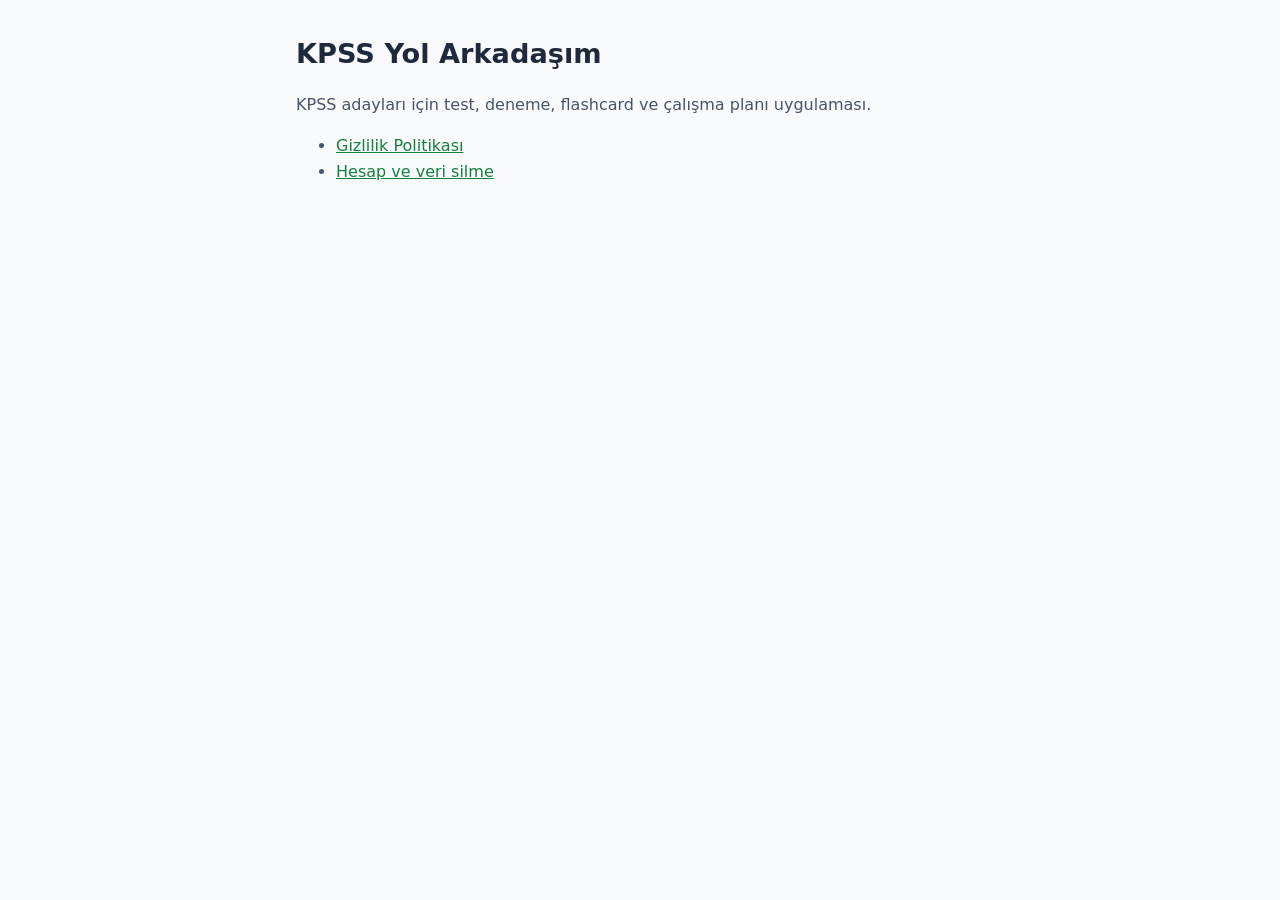
<file: index.html>
<!doctype html>
<html lang="tr">
<head>
  <meta charset="utf-8">
  <meta name="viewport" content="width=device-width, initial-scale=1">
  <title>KPSS Yol Arkadaşım</title>
  <link rel="stylesheet" href="stil.css">
</head>
<body>
  <main>
    <h1>KPSS Yol Arkadaşım</h1>
    <p>KPSS adayları için test, deneme, flashcard ve çalışma planı uygulaması.</p>
    <ul>
      <li><a href="gizlilik.html">Gizlilik Politikası</a></li>
      <li><a href="hesap-silme.html">Hesap ve veri silme</a></li>
    </ul>
  </main>
</body>
</html>
</file>
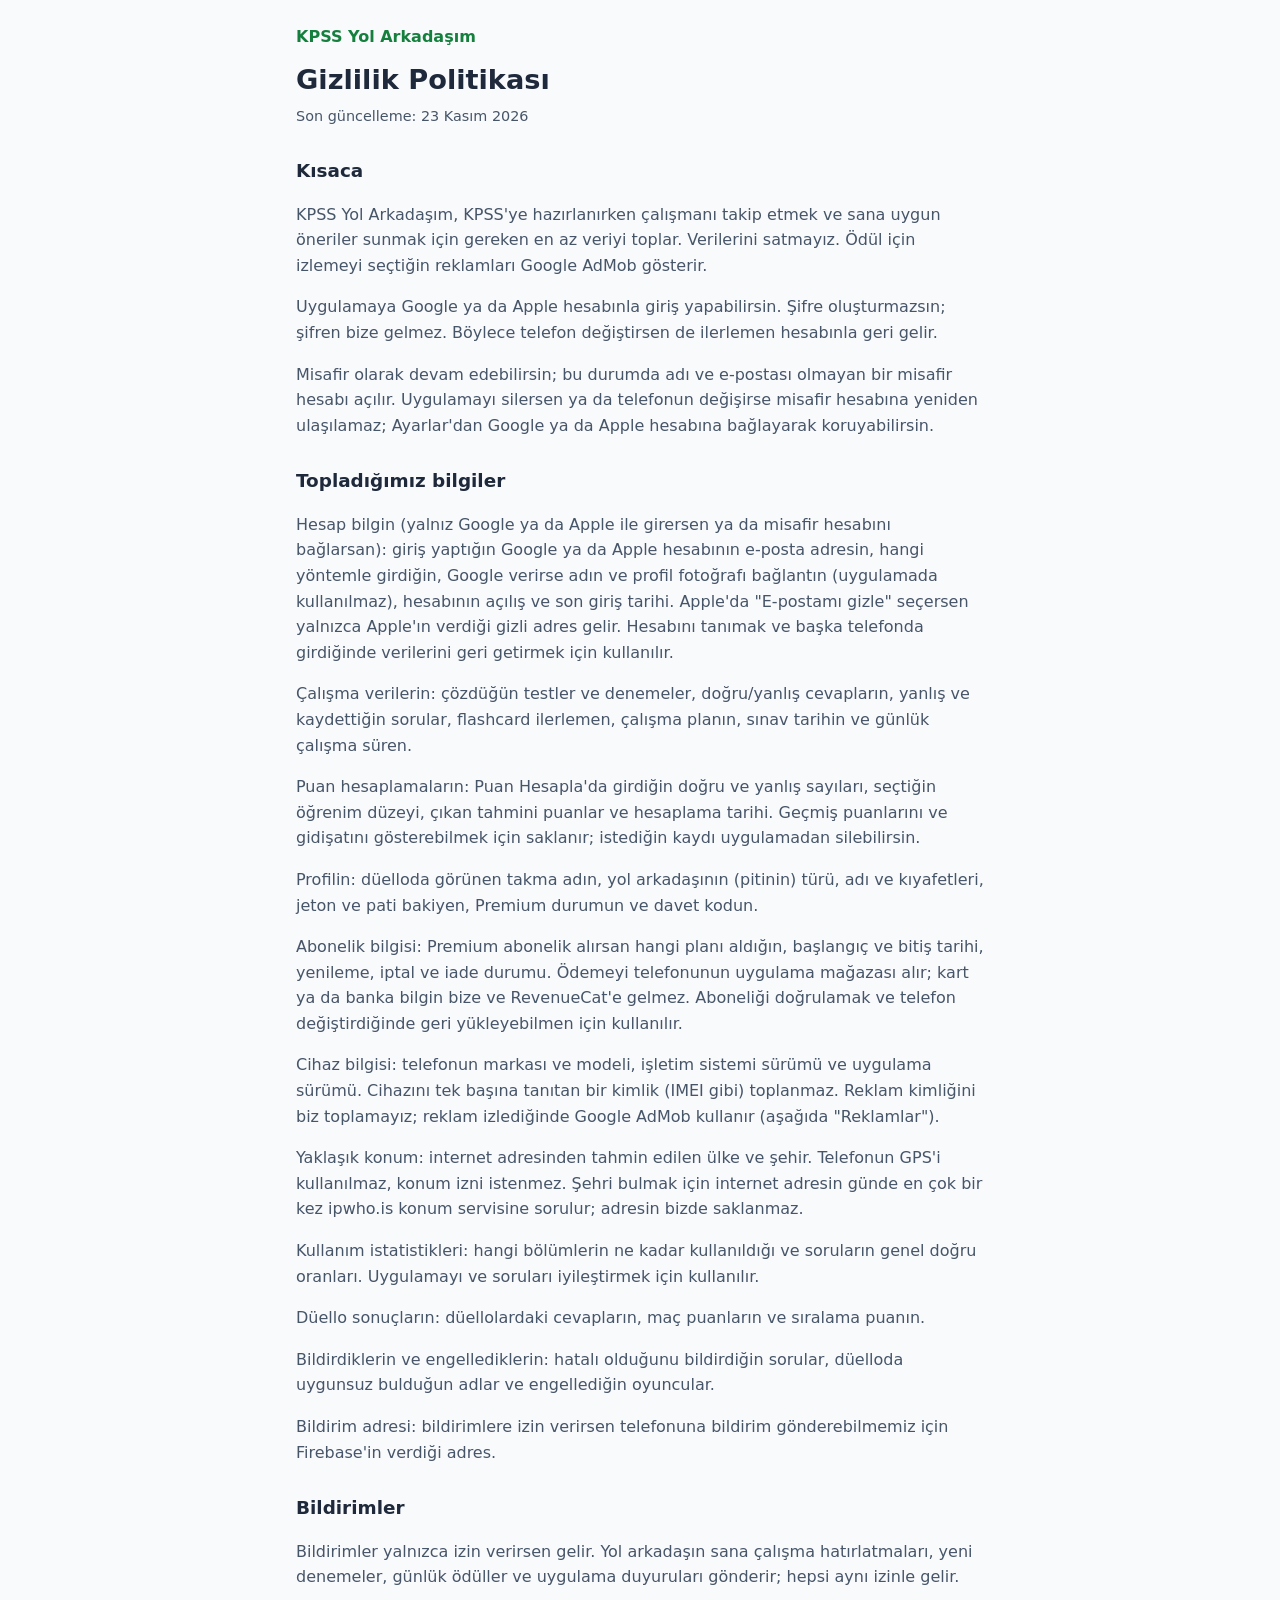
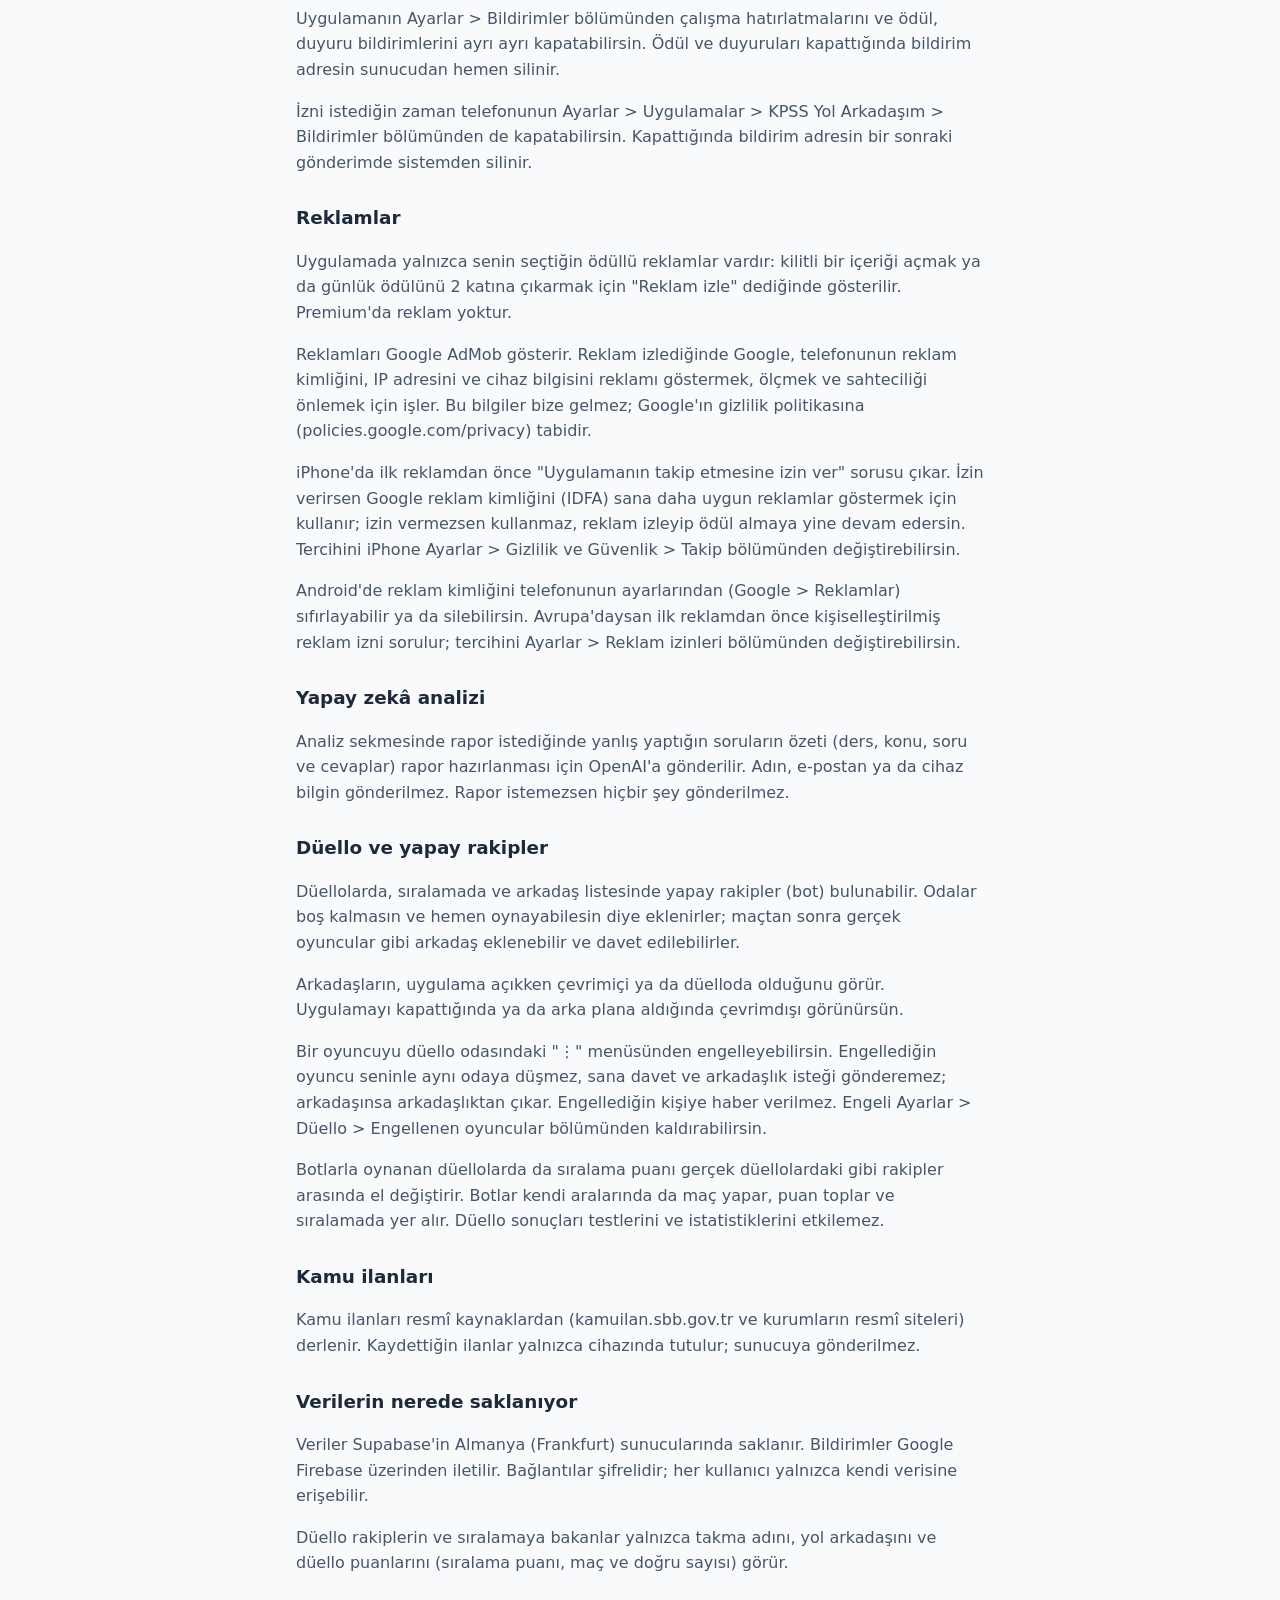
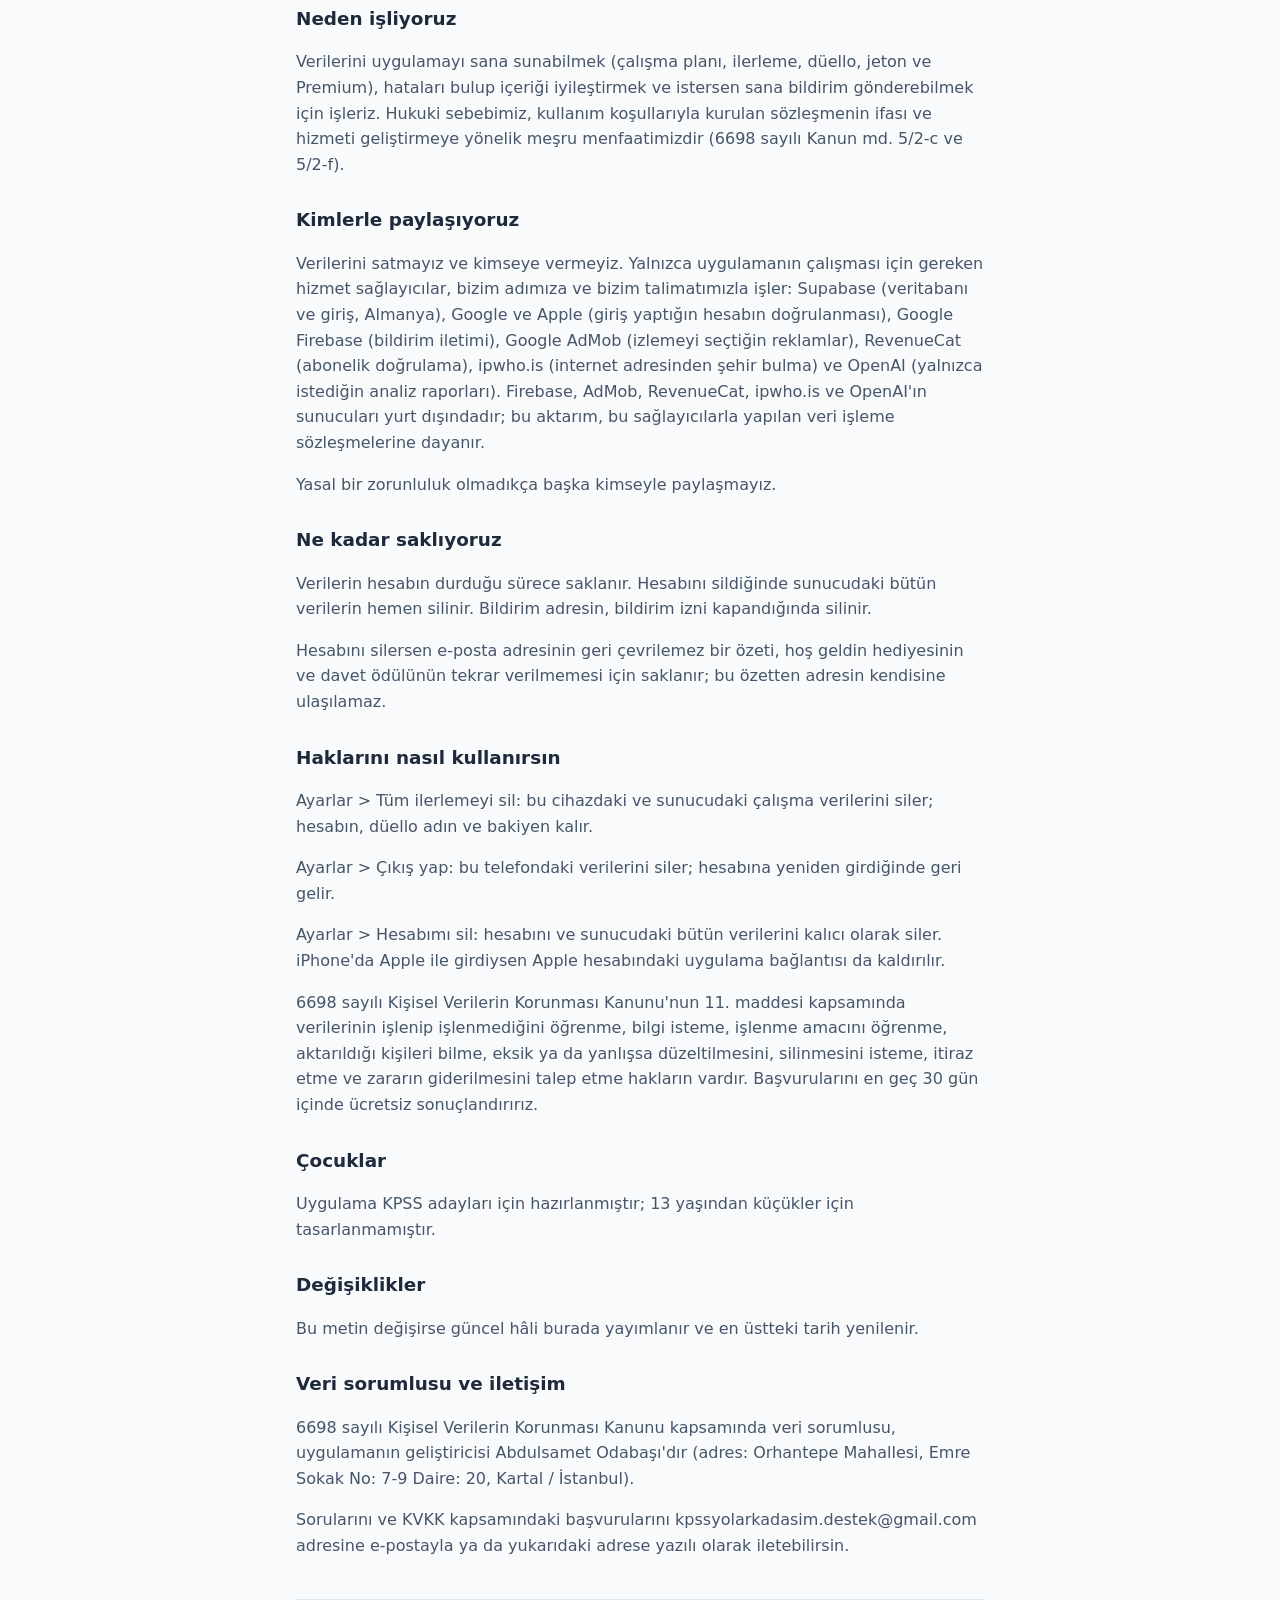
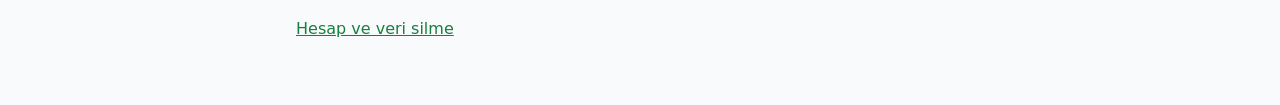
<file: gizlilik.html>
<!doctype html>
<html lang="tr">
<head>
  <meta charset="utf-8">
  <meta name="viewport" content="width=device-width, initial-scale=1">
  <title>Gizlilik Politikası · KPSS Yol Arkadaşım</title>
  <link rel="stylesheet" href="stil.css">
</head>
<body>
  <main>
    <p class="ust"><a href="./">KPSS Yol Arkadaşım</a></p>
    <h1>Gizlilik Politikası</h1>
    <p class="tarih">Son güncelleme: 23 Kasım 2026</p>
    <h2>Kısaca</h2>
    <p>KPSS Yol Arkadaşım, KPSS'ye hazırlanırken çalışmanı takip etmek ve sana uygun öneriler sunmak için gereken en az veriyi toplar. Verilerini satmayız. Ödül için izlemeyi seçtiğin reklamları Google AdMob gösterir.</p>
    <p>Uygulamaya Google ya da Apple hesabınla giriş yapabilirsin. Şifre oluşturmazsın; şifren bize gelmez. Böylece telefon değiştirsen de ilerlemen hesabınla geri gelir.</p>
    <p>Misafir olarak devam edebilirsin; bu durumda adı ve e-postası olmayan bir misafir hesabı açılır. Uygulamayı silersen ya da telefonun değişirse misafir hesabına yeniden ulaşılamaz; Ayarlar'dan Google ya da Apple hesabına bağlayarak koruyabilirsin.</p>
    <h2>Topladığımız bilgiler</h2>
    <p>Hesap bilgin (yalnız Google ya da Apple ile girersen ya da misafir hesabını bağlarsan): giriş yaptığın Google ya da Apple hesabının e-posta adresin, hangi yöntemle girdiğin, Google verirse adın ve profil fotoğrafı bağlantın (uygulamada kullanılmaz), hesabının açılış ve son giriş tarihi. Apple'da "E-postamı gizle" seçersen yalnızca Apple'ın verdiği gizli adres gelir. Hesabını tanımak ve başka telefonda girdiğinde verilerini geri getirmek için kullanılır.</p>
    <p>Çalışma verilerin: çözdüğün testler ve denemeler, doğru/yanlış cevapların, yanlış ve kaydettiğin sorular, flashcard ilerlemen, çalışma planın, sınav tarihin ve günlük çalışma süren.</p>
    <p>Puan hesaplamaların: Puan Hesapla'da girdiğin doğru ve yanlış sayıları, seçtiğin öğrenim düzeyi, çıkan tahmini puanlar ve hesaplama tarihi. Geçmiş puanlarını ve gidişatını gösterebilmek için saklanır; istediğin kaydı uygulamadan silebilirsin.</p>
    <p>Profilin: düelloda görünen takma adın, yol arkadaşının (pitinin) türü, adı ve kıyafetleri, jeton ve pati bakiyen, Premium durumun ve davet kodun.</p>
    <p>Abonelik bilgisi: Premium abonelik alırsan hangi planı aldığın, başlangıç ve bitiş tarihi, yenileme, iptal ve iade durumu. Ödemeyi telefonunun uygulama mağazası alır; kart ya da banka bilgin bize ve RevenueCat'e gelmez. Aboneliği doğrulamak ve telefon değiştirdiğinde geri yükleyebilmen için kullanılır.</p>
    <p>Cihaz bilgisi: telefonun markası ve modeli, işletim sistemi sürümü ve uygulama sürümü. Cihazını tek başına tanıtan bir kimlik (IMEI gibi) toplanmaz. Reklam kimliğini biz toplamayız; reklam izlediğinde Google AdMob kullanır (aşağıda "Reklamlar").</p>
    <p>Yaklaşık konum: internet adresinden tahmin edilen ülke ve şehir. Telefonun GPS'i kullanılmaz, konum izni istenmez. Şehri bulmak için internet adresin günde en çok bir kez ipwho.is konum servisine sorulur; adresin bizde saklanmaz.</p>
    <p>Kullanım istatistikleri: hangi bölümlerin ne kadar kullanıldığı ve soruların genel doğru oranları. Uygulamayı ve soruları iyileştirmek için kullanılır.</p>
    <p>Düello sonuçların: düellolardaki cevapların, maç puanların ve sıralama puanın.</p>
    <p>Bildirdiklerin ve engellediklerin: hatalı olduğunu bildirdiğin sorular, düelloda uygunsuz bulduğun adlar ve engellediğin oyuncular.</p>
    <p>Bildirim adresi: bildirimlere izin verirsen telefonuna bildirim gönderebilmemiz için Firebase'in verdiği adres.</p>
    <h2>Bildirimler</h2>
    <p>Bildirimler yalnızca izin verirsen gelir. Yol arkadaşın sana çalışma hatırlatmaları, yeni denemeler, günlük ödüller ve uygulama duyuruları gönderir; hepsi aynı izinle gelir.</p>
    <p>Uygulamanın Ayarlar &gt; Bildirimler bölümünden çalışma hatırlatmalarını ve ödül, duyuru bildirimlerini ayrı ayrı kapatabilirsin. Ödül ve duyuruları kapattığında bildirim adresin sunucudan hemen silinir.</p>
    <p>İzni istediğin zaman telefonunun Ayarlar &gt; Uygulamalar &gt; KPSS Yol Arkadaşım &gt; Bildirimler bölümünden de kapatabilirsin. Kapattığında bildirim adresin bir sonraki gönderimde sistemden silinir.</p>
    <h2>Reklamlar</h2>
    <p>Uygulamada yalnızca senin seçtiğin ödüllü reklamlar vardır: kilitli bir içeriği açmak ya da günlük ödülünü 2 katına çıkarmak için "Reklam izle" dediğinde gösterilir. Premium'da reklam yoktur.</p>
    <p>Reklamları Google AdMob gösterir. Reklam izlediğinde Google, telefonunun reklam kimliğini, IP adresini ve cihaz bilgisini reklamı göstermek, ölçmek ve sahteciliği önlemek için işler. Bu bilgiler bize gelmez; Google'ın gizlilik politikasına (policies.google.com/privacy) tabidir.</p>
    <p>iPhone'da ilk reklamdan önce "Uygulamanın takip etmesine izin ver" sorusu çıkar. İzin verirsen Google reklam kimliğini (IDFA) sana daha uygun reklamlar göstermek için kullanır; izin vermezsen kullanmaz, reklam izleyip ödül almaya yine devam edersin. Tercihini iPhone Ayarlar &gt; Gizlilik ve Güvenlik &gt; Takip bölümünden değiştirebilirsin.</p>
    <p>Android'de reklam kimliğini telefonunun ayarlarından (Google &gt; Reklamlar) sıfırlayabilir ya da silebilirsin. Avrupa'daysan ilk reklamdan önce kişiselleştirilmiş reklam izni sorulur; tercihini Ayarlar &gt; Reklam izinleri bölümünden değiştirebilirsin.</p>
    <h2>Yapay zekâ analizi</h2>
    <p>Analiz sekmesinde rapor istediğinde yanlış yaptığın soruların özeti (ders, konu, soru ve cevaplar) rapor hazırlanması için OpenAI'a gönderilir. Adın, e-postan ya da cihaz bilgin gönderilmez. Rapor istemezsen hiçbir şey gönderilmez.</p>
    <h2>Düello ve yapay rakipler</h2>
    <p>Düellolarda, sıralamada ve arkadaş listesinde yapay rakipler (bot) bulunabilir. Odalar boş kalmasın ve hemen oynayabilesin diye eklenirler; maçtan sonra gerçek oyuncular gibi arkadaş eklenebilir ve davet edilebilirler.</p>
    <p>Arkadaşların, uygulama açıkken çevrimiçi ya da düelloda olduğunu görür. Uygulamayı kapattığında ya da arka plana aldığında çevrimdışı görünürsün.</p>
    <p>Bir oyuncuyu düello odasındaki "⋮" menüsünden engelleyebilirsin. Engellediğin oyuncu seninle aynı odaya düşmez, sana davet ve arkadaşlık isteği gönderemez; arkadaşınsa arkadaşlıktan çıkar. Engellediğin kişiye haber verilmez. Engeli Ayarlar &gt; Düello &gt; Engellenen oyuncular bölümünden kaldırabilirsin.</p>
    <p>Botlarla oynanan düellolarda da sıralama puanı gerçek düellolardaki gibi rakipler arasında el değiştirir. Botlar kendi aralarında da maç yapar, puan toplar ve sıralamada yer alır. Düello sonuçları testlerini ve istatistiklerini etkilemez.</p>
    <h2>Kamu ilanları</h2>
    <p>Kamu ilanları resmî kaynaklardan (kamuilan.sbb.gov.tr ve kurumların resmî siteleri) derlenir. Kaydettiğin ilanlar yalnızca cihazında tutulur; sunucuya gönderilmez.</p>
    <h2>Verilerin nerede saklanıyor</h2>
    <p>Veriler Supabase'in Almanya (Frankfurt) sunucularında saklanır. Bildirimler Google Firebase üzerinden iletilir. Bağlantılar şifrelidir; her kullanıcı yalnızca kendi verisine erişebilir.</p>
    <p>Düello rakiplerin ve sıralamaya bakanlar yalnızca takma adını, yol arkadaşını ve düello puanlarını (sıralama puanı, maç ve doğru sayısı) görür.</p>
    <h2>Neden işliyoruz</h2>
    <p>Verilerini uygulamayı sana sunabilmek (çalışma planı, ilerleme, düello, jeton ve Premium), hataları bulup içeriği iyileştirmek ve istersen sana bildirim gönderebilmek için işleriz. Hukuki sebebimiz, kullanım koşullarıyla kurulan sözleşmenin ifası ve hizmeti geliştirmeye yönelik meşru menfaatimizdir (6698 sayılı Kanun md. 5/2-c ve 5/2-f).</p>
    <h2>Kimlerle paylaşıyoruz</h2>
    <p>Verilerini satmayız ve kimseye vermeyiz. Yalnızca uygulamanın çalışması için gereken hizmet sağlayıcılar, bizim adımıza ve bizim talimatımızla işler: Supabase (veritabanı ve giriş, Almanya), Google ve Apple (giriş yaptığın hesabın doğrulanması), Google Firebase (bildirim iletimi), Google AdMob (izlemeyi seçtiğin reklamlar), RevenueCat (abonelik doğrulama), ipwho.is (internet adresinden şehir bulma) ve OpenAI (yalnızca istediğin analiz raporları). Firebase, AdMob, RevenueCat, ipwho.is ve OpenAI'ın sunucuları yurt dışındadır; bu aktarım, bu sağlayıcılarla yapılan veri işleme sözleşmelerine dayanır.</p>
    <p>Yasal bir zorunluluk olmadıkça başka kimseyle paylaşmayız.</p>
    <h2>Ne kadar saklıyoruz</h2>
    <p>Verilerin hesabın durduğu sürece saklanır. Hesabını sildiğinde sunucudaki bütün verilerin hemen silinir. Bildirim adresin, bildirim izni kapandığında silinir.</p>
    <p>Hesabını silersen e-posta adresinin geri çevrilemez bir özeti, hoş geldin hediyesinin ve davet ödülünün tekrar verilmemesi için saklanır; bu özetten adresin kendisine ulaşılamaz.</p>
    <h2>Haklarını nasıl kullanırsın</h2>
    <p>Ayarlar &gt; Tüm ilerlemeyi sil: bu cihazdaki ve sunucudaki çalışma verilerini siler; hesabın, düello adın ve bakiyen kalır.</p>
    <p>Ayarlar &gt; Çıkış yap: bu telefondaki verilerini siler; hesabına yeniden girdiğinde geri gelir.</p>
    <p>Ayarlar &gt; Hesabımı sil: hesabını ve sunucudaki bütün verilerini kalıcı olarak siler. iPhone'da Apple ile girdiysen Apple hesabındaki uygulama bağlantısı da kaldırılır.</p>
    <p>6698 sayılı Kişisel Verilerin Korunması Kanunu'nun 11. maddesi kapsamında verilerinin işlenip işlenmediğini öğrenme, bilgi isteme, işlenme amacını öğrenme, aktarıldığı kişileri bilme, eksik ya da yanlışsa düzeltilmesini, silinmesini isteme, itiraz etme ve zararın giderilmesini talep etme hakların vardır. Başvurularını en geç 30 gün içinde ücretsiz sonuçlandırırız.</p>
    <h2>Çocuklar</h2>
    <p>Uygulama KPSS adayları için hazırlanmıştır; 13 yaşından küçükler için tasarlanmamıştır.</p>
    <h2>Değişiklikler</h2>
    <p>Bu metin değişirse güncel hâli burada yayımlanır ve en üstteki tarih yenilenir.</p>
    <h2>Veri sorumlusu ve iletişim</h2>
    <p>6698 sayılı Kişisel Verilerin Korunması Kanunu kapsamında veri sorumlusu, uygulamanın geliştiricisi Abdulsamet Odabaşı'dır (adres: Orhantepe Mahallesi, Emre Sokak No: 7-9 Daire: 20, Kartal / İstanbul).</p>
    <p>Sorularını ve KVKK kapsamındaki başvurularını kpssyolarkadasim.destek@gmail.com adresine e-postayla ya da yukarıdaki adrese yazılı olarak iletebilirsin.</p>
    <p class="alt"><a href="hesap-silme.html">Hesap ve veri silme</a></p>
  </main>
</body>
</html>
</file>
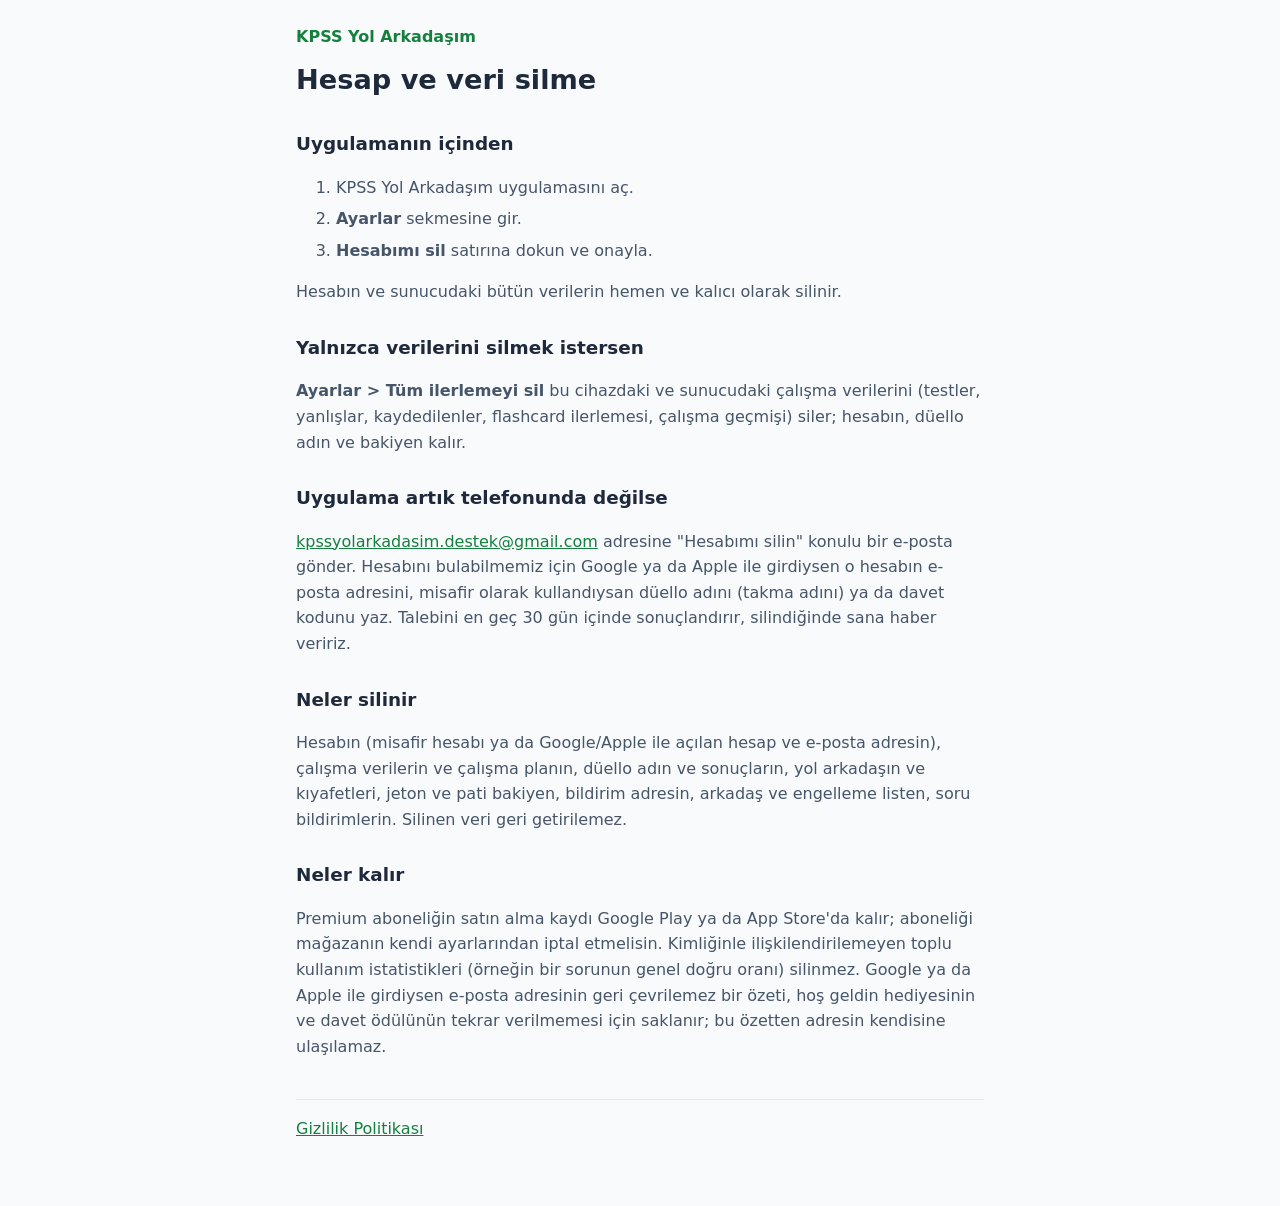
<file: hesap-silme.html>
<!doctype html>
<html lang="tr">
<head>
  <meta charset="utf-8">
  <meta name="viewport" content="width=device-width, initial-scale=1">
  <title>Hesap ve Veri Silme · KPSS Yol Arkadaşım</title>
  <link rel="stylesheet" href="stil.css">
</head>
<body>
  <main>
    <p class="ust"><a href="./">KPSS Yol Arkadaşım</a></p>
    <h1>Hesap ve veri silme</h1>

    <h2>Uygulamanın içinden</h2>
    <ol>
      <li>KPSS Yol Arkadaşım uygulamasını aç.</li>
      <li><strong>Ayarlar</strong> sekmesine gir.</li>
      <li><strong>Hesabımı sil</strong> satırına dokun ve onayla.</li>
    </ol>
    <p>Hesabın ve sunucudaki bütün verilerin hemen ve kalıcı olarak silinir.</p>

    <h2>Yalnızca verilerini silmek istersen</h2>
    <p><strong>Ayarlar &gt; Tüm ilerlemeyi sil</strong> bu cihazdaki ve sunucudaki
      çalışma verilerini (testler, yanlışlar, kaydedilenler, flashcard ilerlemesi,
      çalışma geçmişi) siler; hesabın, düello adın ve bakiyen kalır.</p>

    <h2>Uygulama artık telefonunda değilse</h2>
    <p><a href="mailto:kpssyolarkadasim.destek@gmail.com">kpssyolarkadasim.destek@gmail.com</a> adresine
      "Hesabımı silin" konulu bir e-posta gönder. Hesabını bulabilmemiz için
      Google ya da Apple ile girdiysen o hesabın e-posta adresini, misafir
      olarak kullandıysan düello adını (takma adını) ya da davet kodunu yaz.
      Talebini en geç 30 gün içinde sonuçlandırır, silindiğinde sana haber
      veririz.</p>

    <h2>Neler silinir</h2>
    <p>Hesabın (misafir hesabı ya da Google/Apple ile açılan hesap ve e-posta
      adresin), çalışma verilerin ve çalışma planın, düello adın ve sonuçların,
      yol arkadaşın ve kıyafetleri, jeton ve pati bakiyen, bildirim adresin,
      arkadaş ve engelleme listen, soru bildirimlerin. Silinen veri geri
      getirilemez.</p>

    <h2>Neler kalır</h2>
    <p>Premium aboneliğin satın alma kaydı Google Play ya da App Store'da kalır;
      aboneliği mağazanın kendi ayarlarından iptal etmelisin. Kimliğinle
      ilişkilendirilemeyen toplu kullanım istatistikleri (örneğin bir sorunun
      genel doğru oranı) silinmez. Google ya da Apple ile girdiysen e-posta
      adresinin geri çevrilemez bir özeti, hoş geldin hediyesinin ve davet
      ödülünün tekrar verilmemesi için saklanır; bu özetten adresin kendisine
      ulaşılamaz.</p>

    <p class="alt"><a href="gizlilik.html">Gizlilik Politikası</a></p>
  </main>
</body>
</html>
</file>
<file: stil.css>
:root {
  --bg: #f8fafc;
  --text: #1e293b;
  --muted: #475569;
  --link: #15803d;
  --line: #e2e8f0;
}
@media (prefers-color-scheme: dark) {
  :root {
    --bg: #0f172a;
    --text: #e2e8f0;
    --muted: #94a3b8;
    --link: #4ade80;
    --line: #1e293b;
  }
}
* { box-sizing: border-box; }
body {
  margin: 0;
  background: var(--bg);
  color: var(--text);
  font: 16px/1.6 system-ui, -apple-system, "Segoe UI", Roboto, sans-serif;
}
main { max-width: 720px; margin: 0 auto; padding: 24px 16px 48px; }
h1 { font-size: 1.7rem; margin: 8px 0 4px; }
h2 { font-size: 1.15rem; margin: 28px 0 8px; }
p, li { color: var(--muted); }
a { color: var(--link); }
.ust { margin: 0; font-weight: 600; }
.ust a { text-decoration: none; }
.tarih { font-size: .9rem; margin-top: 0; }
.alt { margin-top: 40px; padding-top: 16px; border-top: 1px solid var(--line); }
ol li { margin-bottom: 6px; }
</file>
